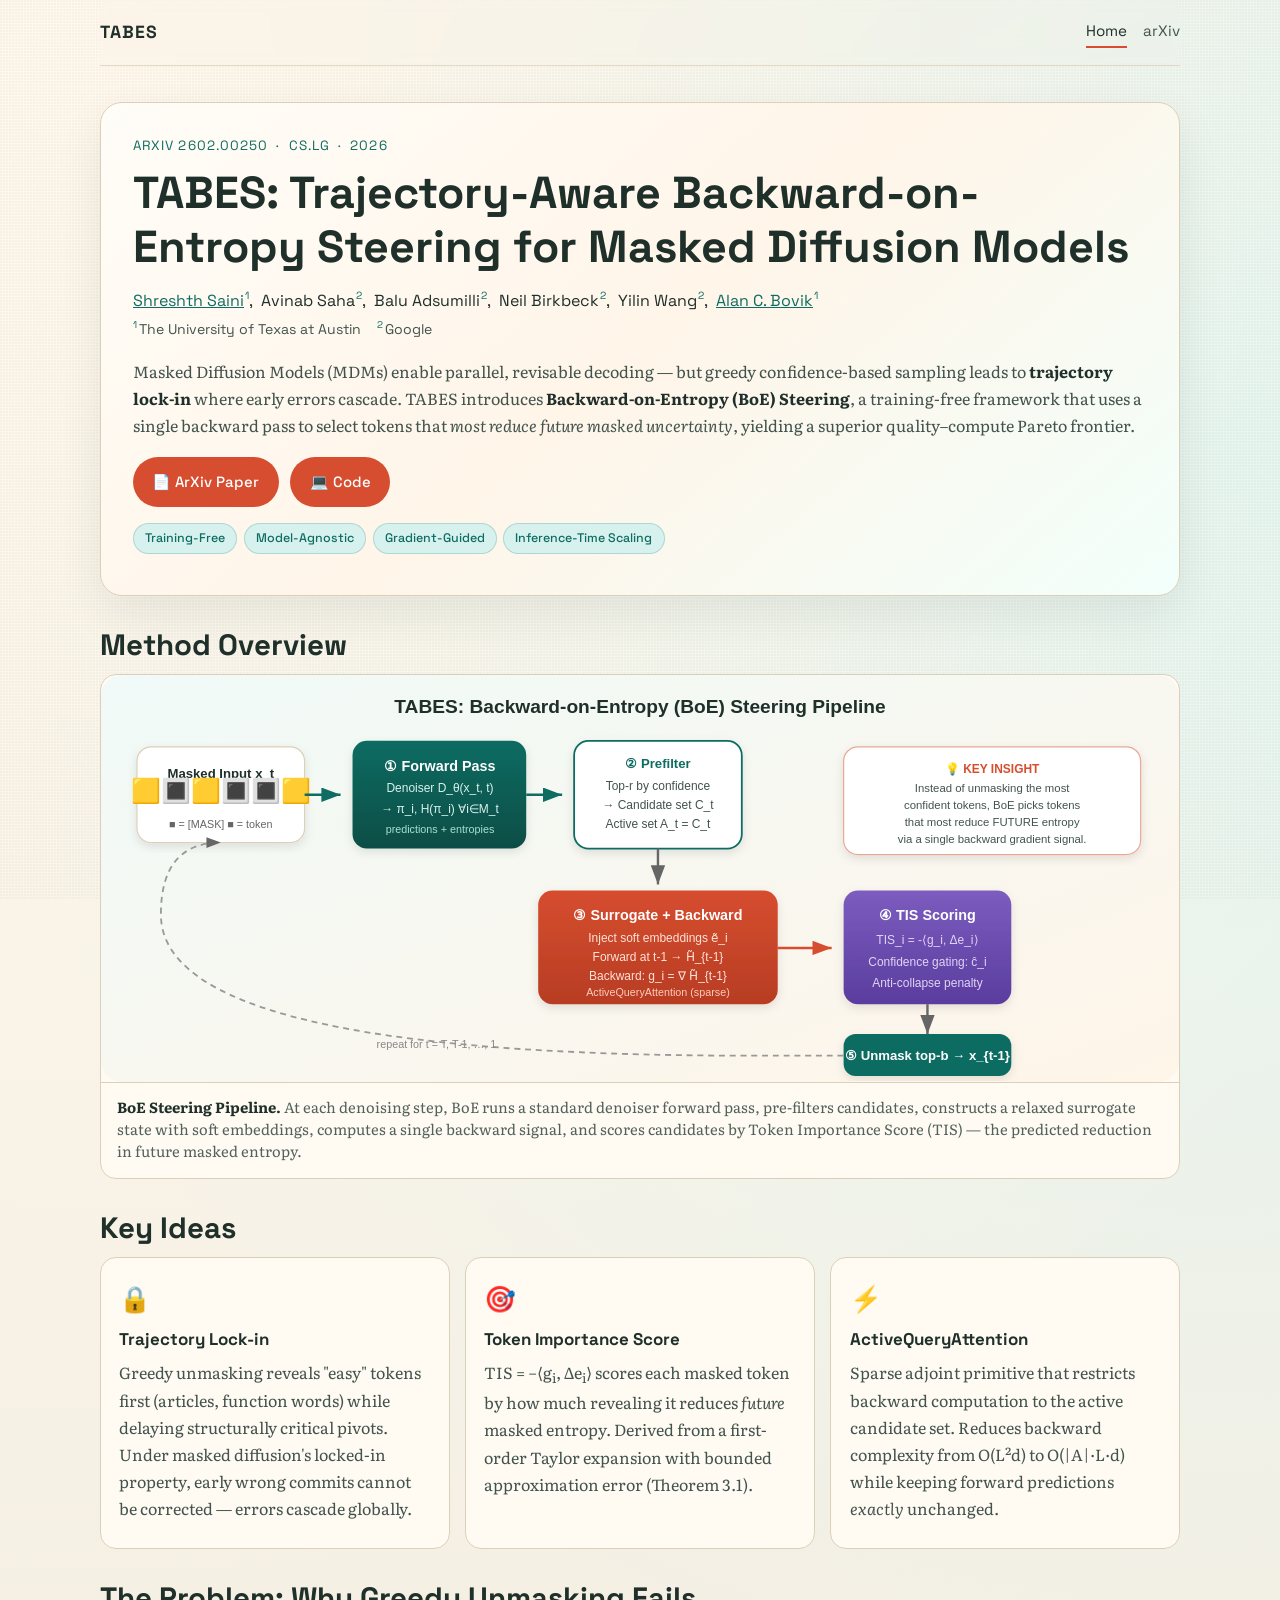
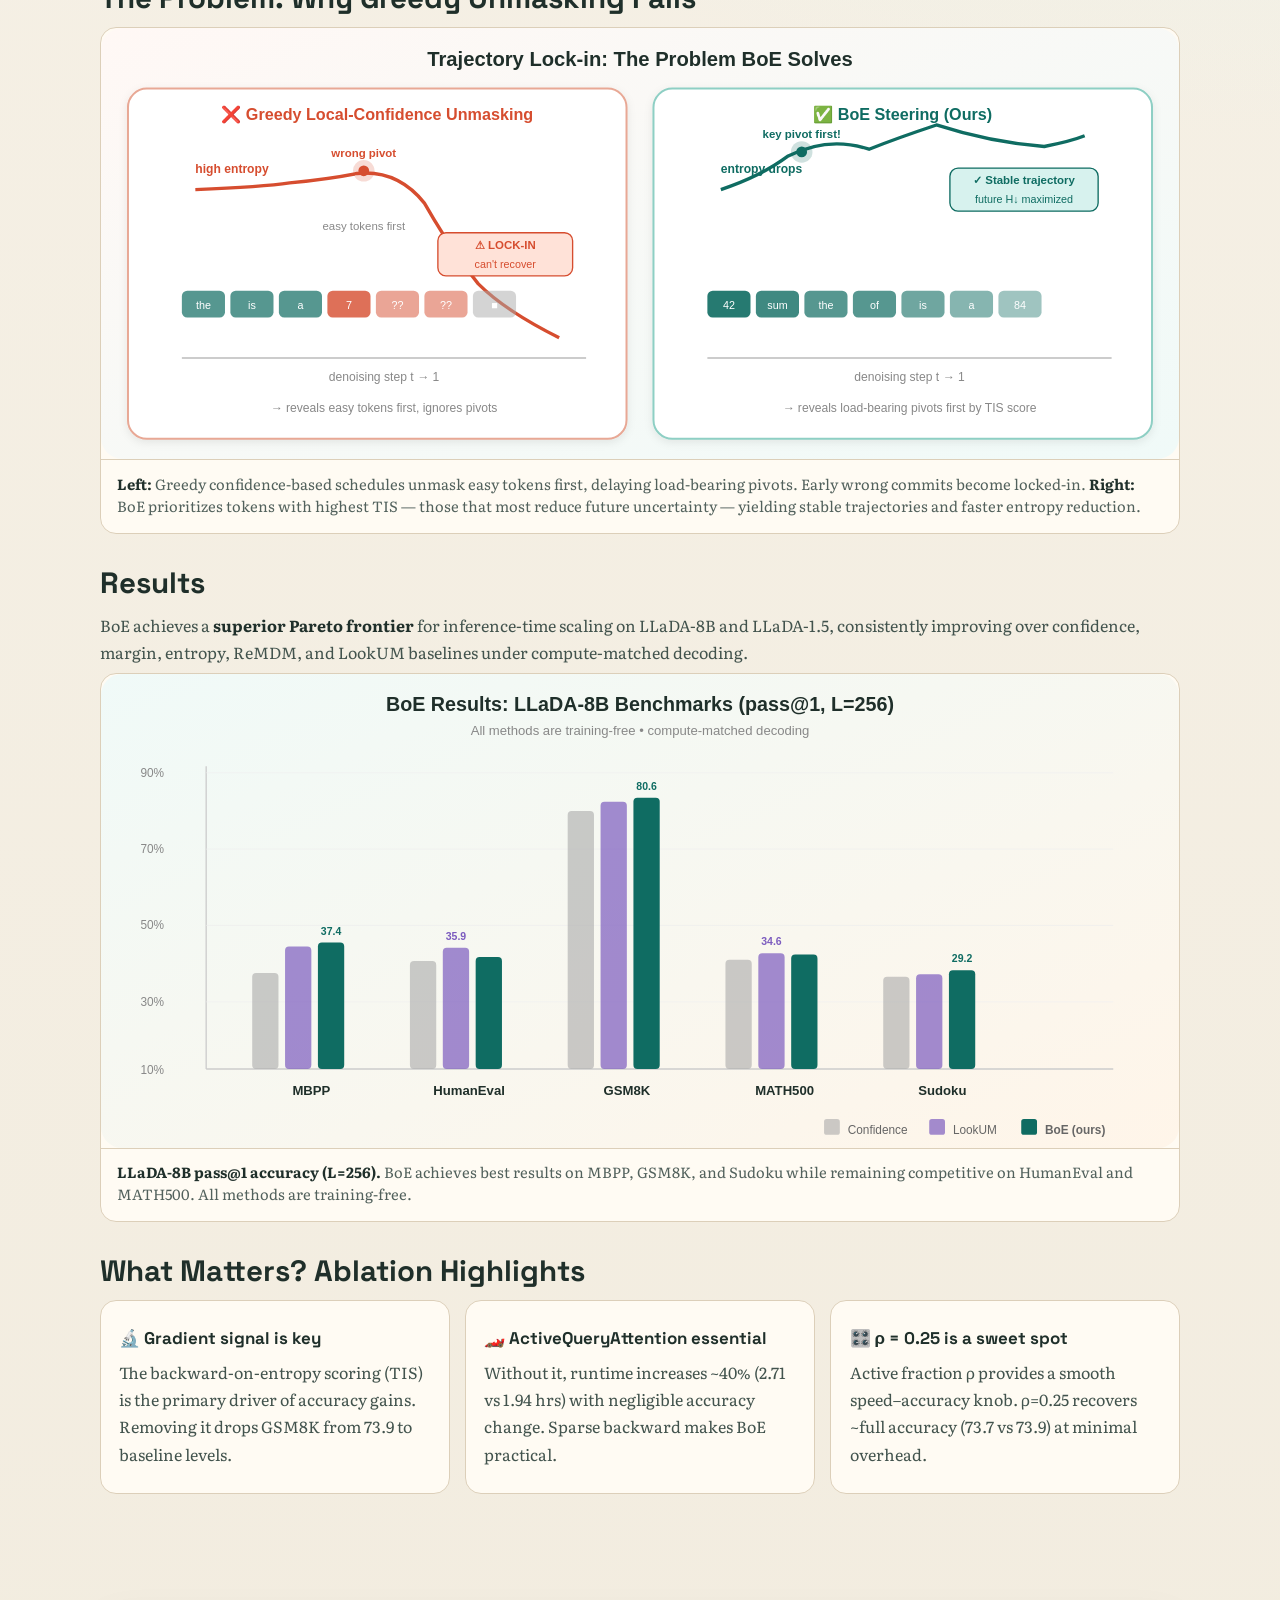
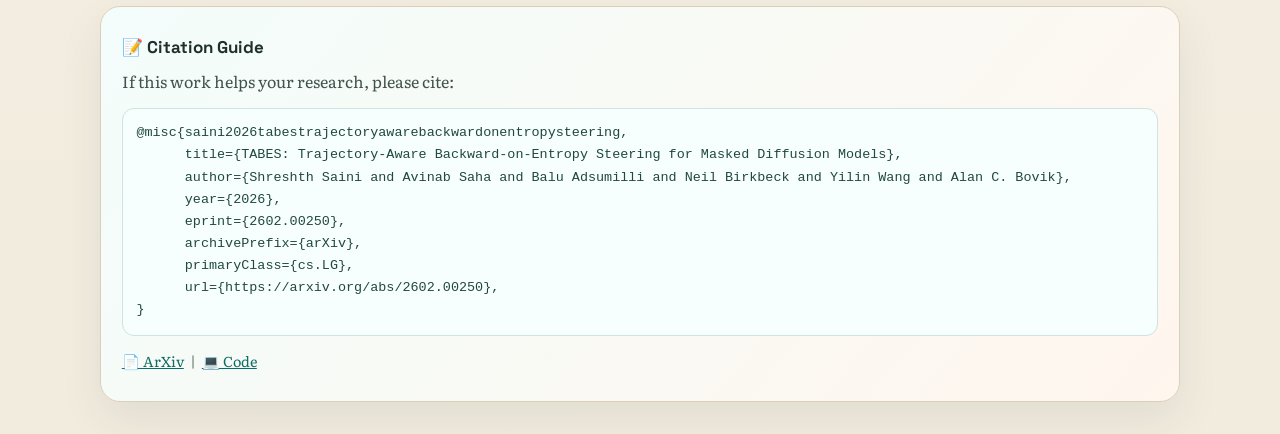
<file: docs/index.html>
<!DOCTYPE html>
<html lang="en">
  <head>
    <meta charset="UTF-8" />
    <meta name="viewport" content="width=device-width, initial-scale=1.0" />
    <title>TABES | Trajectory-Aware Backward-on-Entropy Steering</title>
    <meta name="description" content="TABES: Trajectory-Aware Backward-on-Entropy Steering for Masked Diffusion Models. A training-free, gradient-guided inference framework for masked diffusion language models." />
    <meta name="keywords" content="TABES, masked diffusion models, BoE steering, Token Importance Score, ActiveQueryAttention, LLaDA, inference-time scaling" />

    <!-- Open Graph -->
    <meta property="og:title" content="TABES: Trajectory-Aware Backward-on-Entropy Steering for Masked Diffusion Models" />
    <meta property="og:description" content="Training-free gradient-guided steering that fixes trajectory lock-in in masked diffusion language models." />
    <meta property="og:type" content="website" />
    <meta property="og:url" content="https://shreshthsaini.github.io/TABES/" />

    <link rel="preconnect" href="https://fonts.googleapis.com" />
    <link rel="preconnect" href="https://fonts.gstatic.com" crossorigin />
    <link href="https://fonts.googleapis.com/css2?family=Literata:opsz,wght@7..72,400;7..72,600;7..72,700&family=Space+Grotesk:wght@400;500;700&display=swap" rel="stylesheet" />
    <link rel="stylesheet" href="assets/css/styles.css" />
  </head>
  <body>
    <div class="grain"></div>

    <!-- ===== Header ===== -->
    <header class="site-header shell">
      <a class="brand" href="index.html">TABES</a>
      <nav>
        <a href="index.html" aria-current="page">Home</a>
        <a href="https://arxiv.org/abs/2602.00250" target="_blank" rel="noreferrer">arXiv</a>
      </nav>
    </header>

    <!-- ===== Main ===== -->
    <main class="shell">

      <!-- Hero -->
      <section class="hero">
        <p class="kicker">arXiv 2602.00250 &nbsp;·&nbsp; cs.LG &nbsp;·&nbsp; 2026</p>
        <h1>TABES: Trajectory-Aware Backward-on-Entropy Steering for Masked Diffusion Models</h1>

        <!-- Authors -->
        <div class="authors">
          <span><a href="https://shreshthsaini.github.io/" target="_blank" rel="noreferrer">Shreshth Saini</a><sup>1</sup>,</span>
          <span>Avinab Saha<sup>2</sup>,</span>
          <span>Balu Adsumilli<sup>2</sup>,</span>
          <span>Neil Birkbeck<sup>2</sup>,</span>
          <span>Yilin Wang<sup>2</sup>,</span>
          <span><a href="https://www.ece.utexas.edu/people/faculty/alan-bovik" target="_blank" rel="noreferrer">Alan C. Bovik</a><sup>1</sup></span>
        </div>
        <p class="affiliations">
          <sup>1</sup>The University of Texas at Austin &nbsp;&nbsp;
          <sup>2</sup>Google
        </p>

        <p>
          Masked Diffusion Models (MDMs) enable parallel, revisable decoding — but greedy confidence-based sampling
          leads to <strong>trajectory lock-in</strong> where early errors cascade.
          TABES introduces <strong>Backward-on-Entropy (BoE) Steering</strong>, a training-free framework that uses
          a single backward pass to select tokens that <em>most reduce future masked uncertainty</em>,
          yielding a superior quality–compute Pareto frontier.
        </p>

        <div class="button-row">
          <a class="btn btn-primary" href="https://arxiv.org/abs/2602.00250" target="_blank" rel="noreferrer">
            📄 ArXiv Paper
          </a>
          <a class="btn btn-primary" href="https://github.com/shreshthsaini/TABES-code" target="_blank" rel="noreferrer">
            💻 Code
          </a>
        </div>

        <div class="tag-row" style="margin-top: 1rem;">
          <span class="tag">Training-Free</span>
          <span class="tag">Model-Agnostic</span>
          <span class="tag">Gradient-Guided</span>
          <span class="tag">Inference-Time Scaling</span>
        </div>
      </section>

      <!-- Pipeline Figure -->
      <section>
        <h2>Method Overview</h2>
        <figure>
          <img src="assets/images/tabes-pipeline.svg" alt="TABES BoE Steering Pipeline: forward pass → candidate prefilter → surrogate backward → TIS scoring → unmask top-b tokens" />
          <figcaption>
            <strong>BoE Steering Pipeline.</strong> At each denoising step, BoE runs a standard denoiser forward pass,
            pre-filters candidates, constructs a relaxed surrogate state with soft embeddings, computes a single backward
            signal, and scores candidates by Token Importance Score (TIS) — the predicted reduction in future masked entropy.
          </figcaption>
        </figure>
      </section>

      <!-- Key Ideas -->
      <section>
        <h2>Key Ideas</h2>
        <div class="card-grid">
          <article class="card">
            <span class="card-icon">🔒</span>
            <h3>Trajectory Lock-in</h3>
            <p>
              Greedy unmasking reveals "easy" tokens first (articles, function words) while delaying
              structurally critical pivots. Under masked diffusion's locked-in property, early wrong
              commits cannot be corrected — errors cascade globally.
            </p>
          </article>
          <article class="card">
            <span class="card-icon">🎯</span>
            <h3>Token Importance Score</h3>
            <p>
              TIS = −⟨g<sub>i</sub>, Δe<sub>i</sub>⟩ scores each masked token by how much revealing it
              reduces <em>future</em> masked entropy. Derived from a first-order Taylor expansion with bounded
              approximation error (Theorem 3.1).
            </p>
          </article>
          <article class="card">
            <span class="card-icon">⚡</span>
            <h3>ActiveQueryAttention</h3>
            <p>
              Sparse adjoint primitive that restricts backward computation to the active candidate set.
              Reduces backward complexity from O(L²d) to O(|A|·L·d) while keeping forward predictions
              <em>exactly</em> unchanged.
            </p>
          </article>
        </div>
      </section>

      <!-- Problem illustration -->
      <section>
        <h2>The Problem: Why Greedy Unmasking Fails</h2>
        <figure>
          <img src="assets/images/trajectory-lockin.svg" alt="Comparison of greedy local-confidence unmasking vs BoE steering showing trajectory lock-in problem and solution" />
          <figcaption>
            <strong>Left:</strong> Greedy confidence-based schedules unmask easy tokens first, delaying load-bearing
            pivots. Early wrong commits become locked-in.
            <strong>Right:</strong> BoE prioritizes tokens with highest TIS — those that most reduce future uncertainty —
            yielding stable trajectories and faster entropy reduction.
          </figcaption>
        </figure>
      </section>

      <!-- Results -->
      <section>
        <h2>Results</h2>
        <p>
          BoE achieves a <strong>superior Pareto frontier</strong> for inference-time scaling on LLaDA-8B and
          LLaDA-1.5, consistently improving over confidence, margin, entropy, ReMDM, and LookUM baselines
          under compute-matched decoding.
        </p>
        <figure>
          <img src="assets/images/results-snapshot.svg" alt="Bar chart comparing BoE against Confidence and LookUM baselines on MBPP, HumanEval, GSM8K, MATH500, and Sudoku benchmarks" />
          <figcaption>
            <strong>LLaDA-8B pass@1 accuracy (L=256).</strong> BoE achieves best results on MBPP, GSM8K, and
            Sudoku while remaining competitive on HumanEval and MATH500. All methods are training-free.
          </figcaption>
        </figure>


      </section>

      <!-- Ablations highlight -->
      <section>
        <h2>What Matters? Ablation Highlights</h2>
        <div class="card-grid">
          <article class="card">
            <h3>🔬 Gradient signal is key</h3>
            <p>The backward-on-entropy scoring (TIS) is the primary driver of accuracy gains. Removing it drops GSM8K from 73.9 to baseline levels.</p>
          </article>
          <article class="card">
            <h3>🏎️ ActiveQueryAttention essential</h3>
            <p>Without it, runtime increases ~40% (2.71 vs 1.94 hrs) with negligible accuracy change. Sparse backward makes BoE practical.</p>
          </article>
          <article class="card">
            <h3>🎛️ ρ = 0.25 is a sweet spot</h3>
            <p>Active fraction ρ provides a smooth speed–accuracy knob. ρ=0.25 recovers ~full accuracy (73.7 vs 73.9) at minimal overhead.</p>
          </article>
        </div>
      </section>
    </main>

    <!-- ===== Footer with Citation ===== -->
    <footer class="site-footer shell">
      <h3>📝 Citation Guide</h3>
      <p>If this work helps your research, please cite:</p>
      <pre><code>@misc{saini2026tabestrajectoryawarebackwardonentropysteering,
      title={TABES: Trajectory-Aware Backward-on-Entropy Steering for Masked Diffusion Models}, 
      author={Shreshth Saini and Avinab Saha and Balu Adsumilli and Neil Birkbeck and Yilin Wang and Alan C. Bovik},
      year={2026},
      eprint={2602.00250},
      archivePrefix={arXiv},
      primaryClass={cs.LG},
      url={https://arxiv.org/abs/2602.00250}, 
}</code></pre>
      <p class="footer-note">
        <a href="https://arxiv.org/abs/2602.00250" target="_blank" rel="noreferrer">📄 ArXiv</a> &nbsp;|&nbsp;
        <a href="https://github.com/shreshthsaini/TABES-code" target="_blank" rel="noreferrer">💻 Code</a>
      </p>
    </footer>
  </body>
</html>
</file>
<file: docs/assets/css/styles.css>
/* ===== TABES – Project Page Styles ===== */

:root {
  --bg: #f7f2e8;
  --bg-alt: #fffbf3;
  --ink: #1f2f2a;
  --muted: #42534d;
  --accent: #d64d2f;
  --accent-soft: #ffe2d8;
  --teal: #0f6c62;
  --teal-soft: #d7f2ee;
  --line: #dccfb9;
  --shadow: 0 18px 44px rgba(31, 47, 42, 0.08);
  --code-bg: #f6fffd;
  --code-border: #cfe3df;
  --code-text: #214840;
}

* { box-sizing: border-box; }

html, body { margin: 0; padding: 0; }

body {
  min-height: 100vh;
  font-family: "Literata", Georgia, serif;
  color: var(--ink);
  background:
    radial-gradient(circle at 8% 2%, #fff7eb 0%, transparent 42%),
    radial-gradient(circle at 95% 12%, #e0f5f1 0%, transparent 38%),
    linear-gradient(180deg, var(--bg) 0%, #f2ecdf 100%);
  line-height: 1.7;
  position: relative;
}

/* subtle grain overlay */
.grain {
  position: fixed; inset: 0;
  pointer-events: none; opacity: 0.22;
  background-image: radial-gradient(circle at 1px 1px, rgba(31,47,42,0.13) 1px, transparent 0);
  background-size: 3px 3px;
  mix-blend-mode: multiply; z-index: 0;
}

/* ===== Layout ===== */
.shell {
  width: min(1080px, calc(100% - 2.2rem));
  margin: 0 auto;
  position: relative; z-index: 1;
}

/* ===== Header ===== */
.site-header {
  display: flex; justify-content: space-between; align-items: center;
  padding: 1.1rem 0;
  border-bottom: 1px solid rgba(220,207,185,0.75);
  backdrop-filter: blur(5px);
}

.brand {
  font-family: "Space Grotesk", sans-serif;
  font-weight: 700; letter-spacing: 0.05em;
  color: var(--ink); text-decoration: none;
  font-size: 1.1rem;
}

nav { display: flex; gap: 1rem; }

nav a {
  font-family: "Space Grotesk", sans-serif;
  font-size: 0.95rem; color: var(--muted);
  text-decoration: none; padding-bottom: 0.15rem;
  border-bottom: 2px solid transparent;
  transition: color 0.2s, border-color 0.2s;
}

nav a[aria-current="page"], nav a:hover {
  color: var(--ink); border-bottom-color: var(--accent);
}

/* ===== Main ===== */
main { padding: 2.2rem 0 3rem; }

section, article > section, .hero {
  margin-bottom: 2rem;
  animation: rise 0.66s ease both;
}

@keyframes rise {
  from { opacity: 0; transform: translateY(12px); }
  to   { opacity: 1; transform: translateY(0);   }
}

/* ===== Hero ===== */
.hero {
  background: linear-gradient(140deg, #fffdf8 0%, #fff5e9 50%, #f2fffb 100%);
  border: 1px solid var(--line);
  border-radius: 22px; padding: 2rem;
  box-shadow: var(--shadow);
}

.kicker {
  margin: 0;
  font-family: "Space Grotesk", sans-serif;
  font-size: 0.84rem; letter-spacing: 0.08em;
  text-transform: uppercase; color: var(--teal);
}

/* ===== Typography ===== */
h1, h2, h3 {
  font-family: "Space Grotesk", sans-serif;
  line-height: 1.2; margin: 0.55rem 0 0.65rem;
}
h1 { font-size: clamp(1.65rem, 4vw, 2.8rem); }
h2 { font-size: clamp(1.3rem, 2.3vw, 1.85rem); }
h3 { font-size: 1.06rem; }

p, li { color: var(--muted); margin: 0.45rem 0; }
strong { color: var(--ink); }

/* ===== Authors ===== */
.authors {
  display: flex; flex-wrap: wrap;
  gap: 0.25rem 0.5rem;
  margin: 0.8rem 0 0.2rem;
  font-family: "Space Grotesk", sans-serif;
  font-size: 1rem;
}

.authors span { white-space: nowrap; }
.authors sup { font-size: 0.65em; color: var(--teal); margin-left: 1px; }

.affiliations {
  font-size: 0.88rem; color: var(--muted);
  font-family: "Space Grotesk", sans-serif;
  margin: 0 0 1rem;
}

.affiliations sup { font-size: 0.7em; color: var(--teal); margin-right: 2px; }

/* ===== Buttons ===== */
.button-row {
  display: flex; flex-wrap: wrap;
  gap: 0.72rem; margin-top: 1.15rem;
}

.btn {
  display: inline-flex; align-items: center; justify-content: center;
  padding: 0.68rem 1.15rem;
  border-radius: 999px;
  font-family: "Space Grotesk", sans-serif;
  font-size: 0.93rem; text-decoration: none;
  border: 1px solid transparent;
  transition: background 0.2s, color 0.2s, border-color 0.2s;
  font-weight: 500;
}

.btn-primary { background: var(--accent); color: #fff; }
.btn-primary:hover { background: #b74028; }

.btn-ghost { color: var(--teal); border-color: #99d5cc; background: #f2fffb; }
.btn-ghost:hover { background: var(--teal-soft); }

.btn-muted {
  color: #5f5f5f; border-color: #d4d4d4;
  background: #efefef; cursor: not-allowed;
}

/* ===== Cards ===== */
.card-grid {
  display: grid;
  grid-template-columns: repeat(3, minmax(0, 1fr));
  gap: 0.95rem;
}

.card {
  background: var(--bg-alt);
  border: 1px solid var(--line);
  border-radius: 16px; padding: 1.15rem;
  transition: box-shadow 0.25s, transform 0.25s;
}

.card:hover {
  box-shadow: var(--shadow);
  transform: translateY(-2px);
}

.card .card-icon {
  font-size: 1.6rem; margin-bottom: 0.3rem;
  display: block;
}

/* ===== Figures ===== */
figure {
  margin: 0; padding: 0;
  background: var(--bg-alt);
  border: 1px solid var(--line);
  border-radius: 16px; overflow: hidden;
}

figure img, figure svg {
  display: block; width: 100%; height: auto;
}

figcaption {
  padding: 0.8rem 1rem 1rem;
  border-top: 1px solid var(--line);
  font-size: 0.92rem; color: #52615c;
  line-height: 1.5;
}

/* ===== Blog layout ===== */
.blog-layout article {
  background: rgba(255, 253, 248, 0.88);
  border: 1px solid var(--line);
  border-radius: 20px; padding: 1.5rem;
  box-shadow: var(--shadow);
}

ul, ol { margin: 0.55rem 0 0.7rem; padding-left: 1.3rem; }
li { margin-bottom: 0.3rem; }

/* ===== Math / Formula blocks ===== */
.formula, .math-block {
  background: linear-gradient(115deg, var(--accent-soft), #fff7f4);
  border: 1px solid #efc3b4;
  border-radius: 14px; padding: 1rem 1.1rem;
  margin: 1rem 0;
  overflow-x: auto;
}

.formula code, .math-block code {
  font-family: ui-monospace, SFMono-Regular, Menlo, Monaco, Consolas, monospace;
  color: #7f2f1d; font-size: 0.9rem; word-break: break-word;
}

/* ===== Algorithm block ===== */
.algorithm-block {
  background: linear-gradient(135deg, #f0faf8, #f8fdf5);
  border: 2px solid var(--teal);
  border-radius: 16px; padding: 1.2rem;
  margin: 1rem 0;
}

.algorithm-block h4 {
  font-family: "Space Grotesk", sans-serif;
  color: var(--teal); margin: 0 0 0.6rem;
  font-size: 1rem;
}

.algorithm-block ol {
  padding-left: 1.5rem;
  font-family: ui-monospace, SFMono-Regular, Menlo, Monaco, Consolas, monospace;
  font-size: 0.88rem;
  color: var(--ink);
}

.algorithm-block ol li { margin-bottom: 0.35rem; }

/* ===== Insight / Callout boxes ===== */
.insight-box {
  background: linear-gradient(130deg, var(--teal-soft), #edfff9);
  border-left: 4px solid var(--teal);
  border-radius: 0 14px 14px 0;
  padding: 1rem 1.2rem;
  margin: 1rem 0;
}

.insight-box strong { color: var(--teal); }

.warning-box {
  background: linear-gradient(130deg, #fff8f0, #fff3e6);
  border-left: 4px solid #e8872d;
  border-radius: 0 14px 14px 0;
  padding: 1rem 1.2rem;
  margin: 1rem 0;
}

/* ===== Results table ===== */
.results-table-wrap {
  overflow-x: auto;
  margin: 1rem 0;
  border-radius: 14px;
  border: 1px solid var(--line);
}

.results-table {
  width: 100%;
  border-collapse: collapse;
  font-family: "Space Grotesk", sans-serif;
  font-size: 0.88rem;
}

.results-table th {
  background: var(--teal);
  color: #fff;
  padding: 0.7rem 0.8rem;
  text-align: center;
  font-weight: 600;
  white-space: nowrap;
}

.results-table td {
  padding: 0.55rem 0.8rem;
  text-align: center;
  border-bottom: 1px solid var(--line);
  color: var(--muted);
}

.results-table tr:nth-child(even) td { background: rgba(15,108,98,0.03); }

.results-table tr:last-child td {
  background: var(--accent-soft);
  color: var(--ink);
  font-weight: 600;
}

/* ===== Comparison columns ===== */
.comparison-grid {
  display: grid;
  grid-template-columns: 1fr 1fr;
  gap: 1rem;
  margin: 1rem 0;
}

.comparison-col {
  border-radius: 14px;
  border: 1px solid var(--line);
  padding: 1rem;
  background: var(--bg-alt);
}

.comparison-col h4 {
  font-family: "Space Grotesk", sans-serif;
  margin: 0 0 0.5rem;
}

.comparison-col.bad { border-color: #e8a895; background: #fff8f5; }
.comparison-col.good { border-color: #8ecfc4; background: #f0fdfb; }

/* ===== Numbered steps ===== */
.steps-list {
  counter-reset: steps;
  list-style: none;
  padding: 0;
}

.steps-list li {
  counter-increment: steps;
  display: flex;
  gap: 0.8rem;
  margin-bottom: 0.8rem;
  align-items: flex-start;
}

.steps-list li::before {
  content: counter(steps);
  display: flex;
  align-items: center;
  justify-content: center;
  width: 1.8rem;
  height: 1.8rem;
  flex-shrink: 0;
  border-radius: 50%;
  background: var(--teal);
  color: #fff;
  font-family: "Space Grotesk", sans-serif;
  font-weight: 700;
  font-size: 0.85rem;
}

/* ===== Footer ===== */
.site-footer {
  margin-top: 2rem; margin-bottom: 2rem;
  background: linear-gradient(130deg, #f3fdfb, #fff6ee);
  border: 1px solid var(--line);
  border-radius: 20px; padding: 1.3rem;
  box-shadow: var(--shadow);
}

pre {
  margin: 0.8rem 0; padding: 0.85rem;
  overflow-x: auto;
  border-radius: 12px;
  border: 1px solid var(--code-border);
  background: var(--code-bg);
}

pre code {
  color: var(--code-text);
  font-size: 0.84rem; line-height: 1.5;
}

.footer-note { font-size: 0.9rem; }

a { color: var(--teal); transition: color 0.2s; }
a:hover { color: #0b4f48; }

/* ===== Tag / badge row ===== */
.tag-row {
  display: flex; flex-wrap: wrap; gap: 0.4rem;
  margin: 0.6rem 0;
}

.tag {
  display: inline-flex;
  padding: 0.25rem 0.7rem;
  border-radius: 999px;
  font-family: "Space Grotesk", sans-serif;
  font-size: 0.78rem; font-weight: 500;
  background: var(--teal-soft);
  color: var(--teal);
  border: 1px solid rgba(15,108,98,0.2);
}

/* ===== Responsive ===== */
@media (max-width: 900px) {
  .card-grid { grid-template-columns: 1fr; }
  .comparison-grid { grid-template-columns: 1fr; }
  nav { gap: 0.65rem; }
}

@media (max-width: 680px) {
  .site-header {
    flex-direction: column;
    align-items: flex-start;
    gap: 0.5rem;
  }
  .hero, .blog-layout article, .site-footer {
    border-radius: 16px; padding: 1rem;
  }
  main { padding-top: 1.3rem; }
}
</file>
